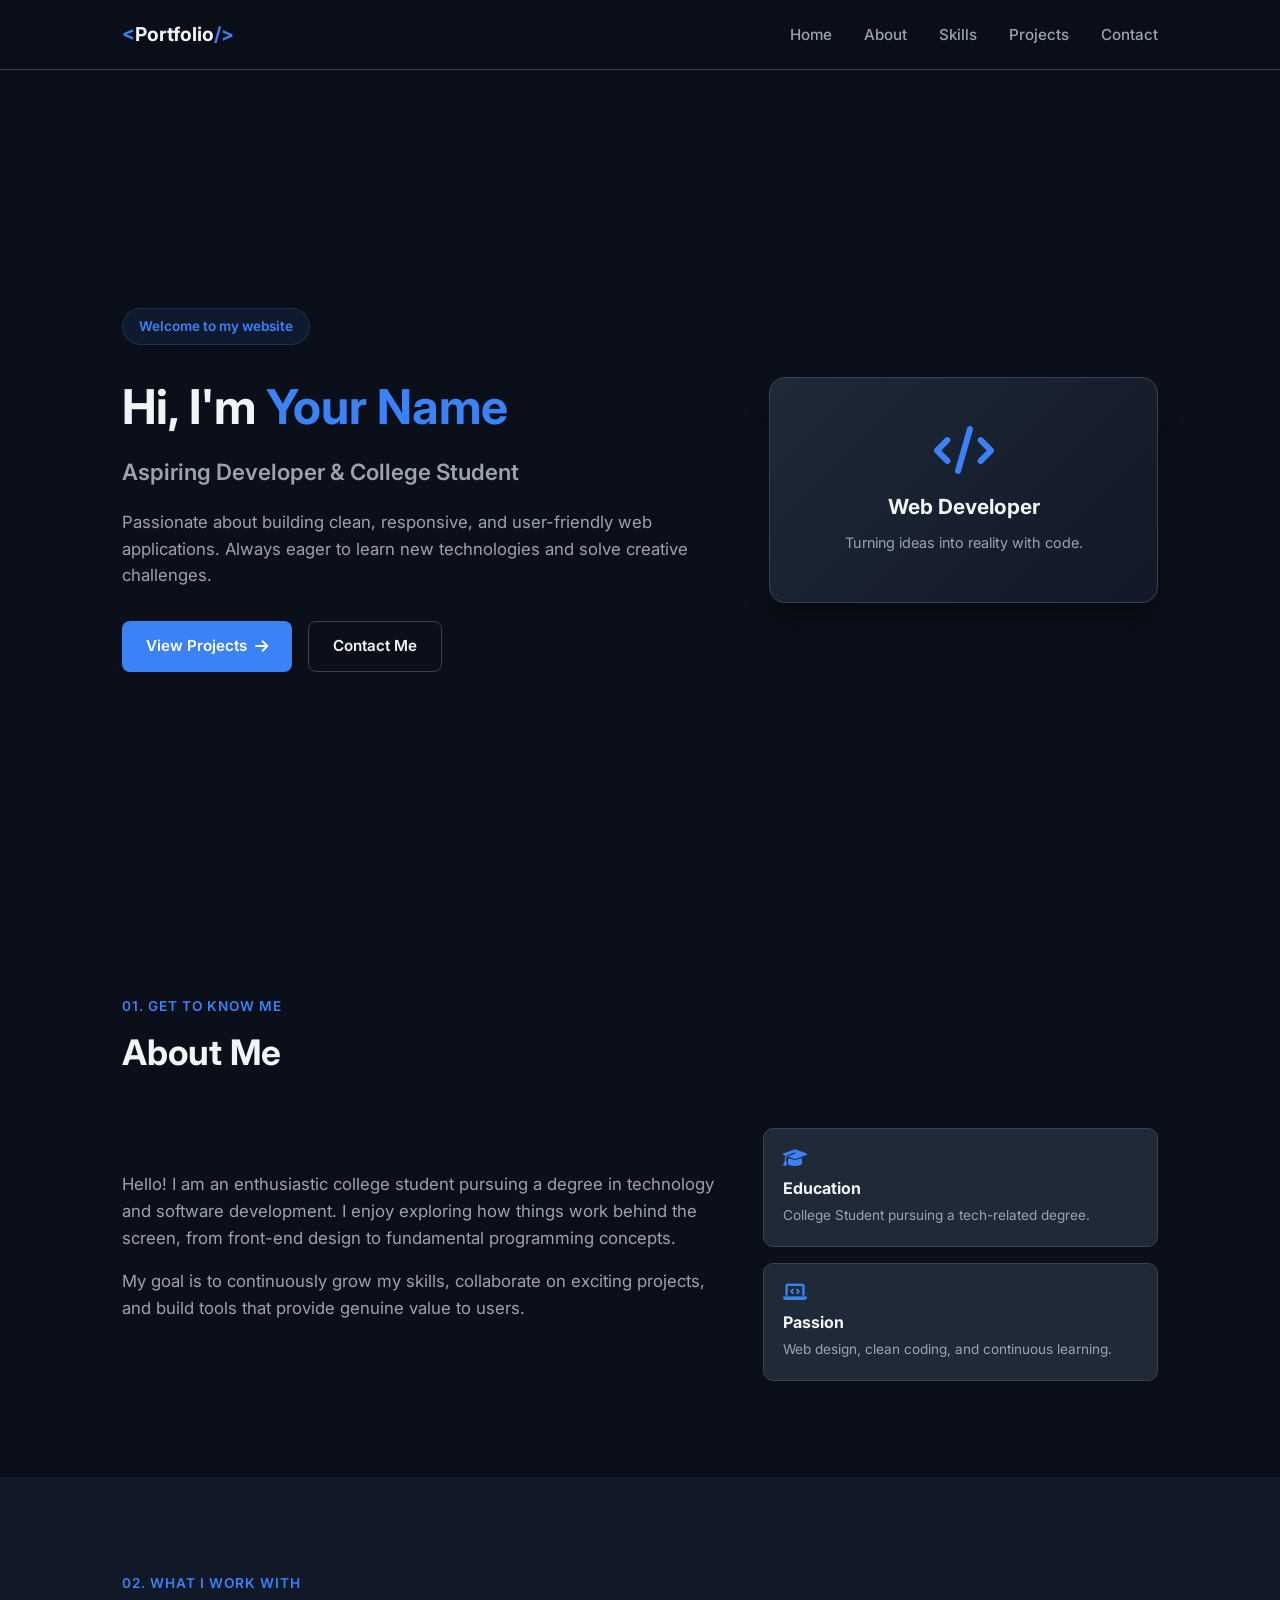
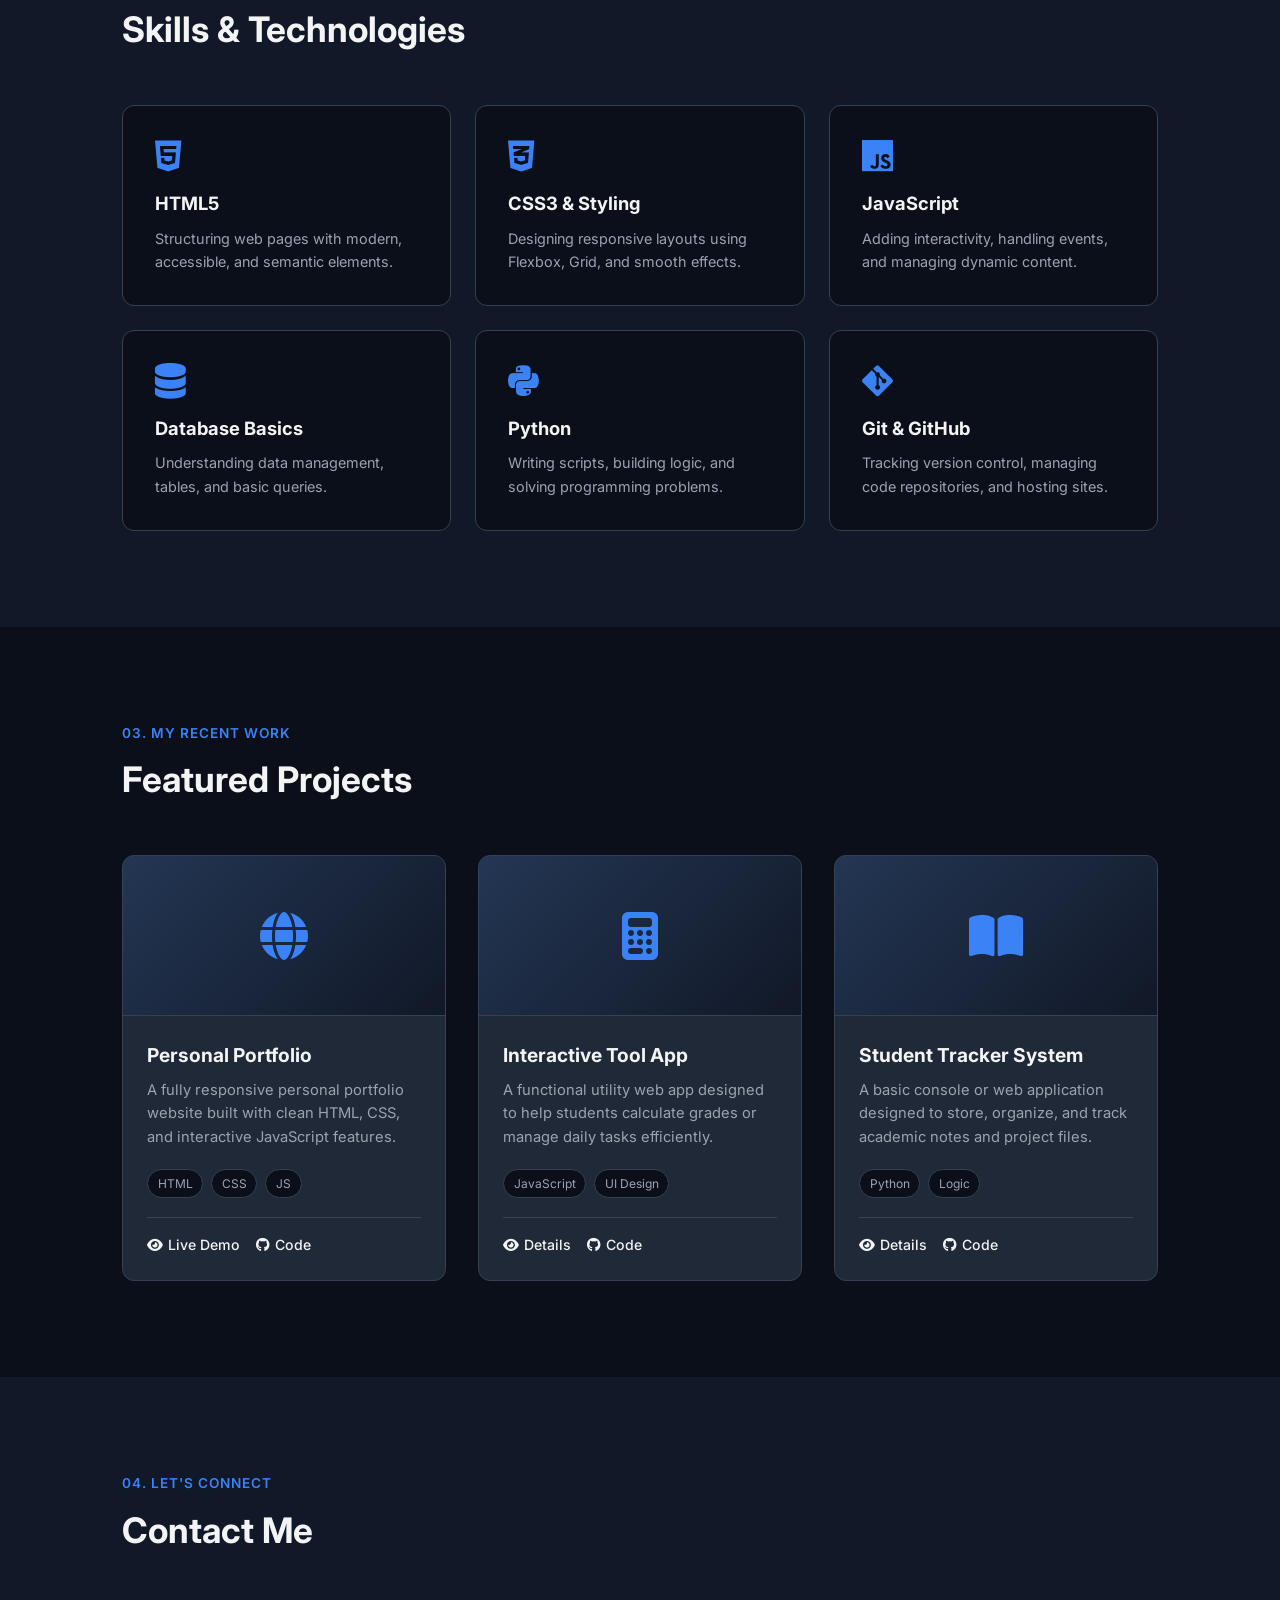
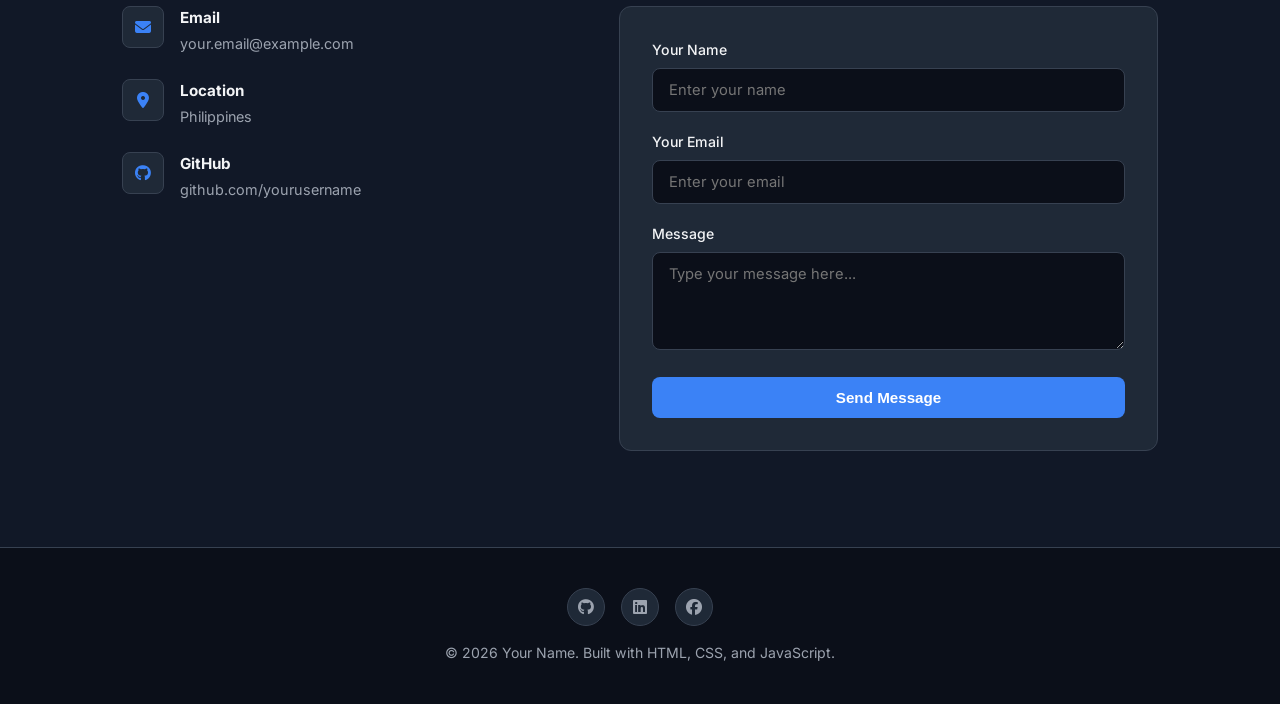
<file: index.html>
<!DOCTYPE html>
<html lang="en">
<head>
    <meta charset="UTF-8">
    <meta name="viewport" content="width=device-width, initial-scale=1.0">
    <title>My Portfolio | College Student</title>
    
    <!-- Google Fonts: Inter -->
    <link rel="preconnect" href="https://fonts.googleapis.com">
    <link rel="preconnect" href="https://fonts.gstatic.com" crossorigin>
    <link href="https://fonts.googleapis.com/css2?family=Inter:wght@300;400;500;600;700&display=swap" rel="stylesheet">
    
    <!-- FontAwesome Icons for clean UI -->
    <link rel="stylesheet" href="https://cdnjs.cloudflare.com/ajax/libs/font-awesome/6.4.0/css/all.min.css">
    
    <!-- Custom Stylesheet -->
    <link rel="stylesheet" href="style.css">
</head>
<body>

    <!-- 1. NAVIGATION BAR -->
    <header class="navbar-header">
        <nav class="nav-container">
            <a href="#home" class="logo"><span>&lt;</span>Portfolio<span>/&gt;</span></a>
            
            <ul class="nav-links" id="navLinks">
                <li><a href="#home">Home</a></li>
                <li><a href="#about">About</a></li>
                <li><a href="#skills">Skills</a></li>
                <li><a href="#projects">Projects</a></li>
                <li><a href="#contact">Contact</a></li>
            </ul>

            <!-- Mobile Menu Toggle Button -->
            <button class="menu-toggle" id="menuToggle" aria-label="Toggle navigation">
                <i class="fa-solid fa-bars"></i>
            </button>
        </nav>
    </header>

    <!-- 2. HERO / HOME SECTION -->
    <section id="home" class="hero-section">
        <div class="hero-container">
            <div class="hero-text">
                <span class="hero-badge">Welcome to my website</span>
                <h1>Hi, I'm <span class="highlight">Your Name</span></h1>
                <h2>Aspiring Developer & College Student</h2>
                <p>
                    Passionate about building clean, responsive, and user-friendly web applications. Always eager to learn new technologies and solve creative challenges.
                </p>
                <div class="hero-buttons">
                    <a href="#projects" class="btn btn-primary">View Projects <i class="fa-solid fa-arrow-right"></i></a>
                    <a href="#contact" class="btn btn-outline">Contact Me</a>
                </div>
            </div>
            <div class="hero-image-box">
                <div class="hero-card-visual">
                    <i class="fa-solid fa-code"></i>
                    <h3>Web Developer</h3>
                    <p>Turning ideas into reality with code.</p>
                </div>
            </div>
        </div>
    </section>

    <!-- 3. ABOUT ME SECTION -->
    <section id="about" class="section reveal">
        <div class="container">
            <div class="section-title">
                <span>01. Get to know me</span>
                <h2>About Me</h2>
            </div>
            <div class="about-grid">
                <div class="about-content">
                    <p>
                        Hello! I am an enthusiastic college student pursuing a degree in technology and software development. I enjoy exploring how things work behind the screen, from front-end design to fundamental programming concepts.
                    </p>
                    <p>
                        My goal is to continuously grow my skills, collaborate on exciting projects, and build tools that provide genuine value to users.
                    </p>
                </div>
                <div class="about-highlights">
                    <div class="highlight-card">
                        <i class="fa-solid fa-graduation-cap"></i>
                        <h4>Education</h4>
                        <p>College Student pursuing a tech-related degree.</p>
                    </div>
                    <div class="highlight-card">
                        <i class="fa-solid fa-laptop-code"></i>
                        <h4>Passion</h4>
                        <p>Web design, clean coding, and continuous learning.</p>
                    </div>
                </div>
            </div>
        </div>
    </section>

    <!-- 4. SKILLS SECTION WITH SKILL CARDS -->
    <section id="skills" class="section bg-alt reveal">
        <div class="container">
            <div class="section-title">
                <span>02. What I work with</span>
                <h2>Skills & Technologies</h2>
            </div>
            <div class="skills-grid">
                <div class="skill-card">
                    <i class="fa-brands fa-html5 skill-icon"></i>
                    <h3>HTML5</h3>
                    <p>Structuring web pages with modern, accessible, and semantic elements.</p>
                </div>
                <div class="skill-card">
                    <i class="fa-brands fa-css3-alt skill-icon"></i>
                    <h3>CSS3 & Styling</h3>
                    <p>Designing responsive layouts using Flexbox, Grid, and smooth effects.</p>
                </div>
                <div class="skill-card">
                    <i class="fa-brands fa-js skill-icon"></i>
                    <h3>JavaScript</h3>
                    <p>Adding interactivity, handling events, and managing dynamic content.</p>
                </div>
                <div class="skill-card">
                    <i class="fa-solid fa-database skill-icon"></i>
                    <h3>Database Basics</h3>
                    <p>Understanding data management, tables, and basic queries.</p>
                </div>
                <div class="skill-card">
                    <i class="fa-brands fa-python skill-icon"></i>
                    <h3>Python</h3>
                    <p>Writing scripts, building logic, and solving programming problems.</p>
                </div>
                <div class="skill-card">
                    <i class="fa-brands fa-git-alt skill-icon"></i>
                    <h3>Git & GitHub</h3>
                    <p>Tracking version control, managing code repositories, and hosting sites.</p>
                </div>
            </div>
        </div>
    </section>

    <!-- 5. PROJECTS SECTION WITH PROJECT CARDS -->
    <section id="projects" class="section reveal">
        <div class="container">
            <div class="section-title">
                <span>03. My recent work</span>
                <h2>Featured Projects</h2>
            </div>
            <div class="projects-grid">
                <article class="project-card">
                    <div class="project-img-placeholder">
                        <i class="fa-solid fa-globe"></i>
                    </div>
                    <div class="project-info">
                        <h3>Personal Portfolio</h3>
                        <p>A fully responsive personal portfolio website built with clean HTML, CSS, and interactive JavaScript features.</p>
                        <div class="project-tags">
                            <span>HTML</span>
                            <span>CSS</span>
                            <span>JS</span>
                        </div>
                        <div class="project-links">
                            <a href="#home"><i class="fa-solid fa-eye"></i> Live Demo</a>
                            <a href="https://github.com" target="_blank"><i class="fa-brands fa-github"></i> Code</a>
                        </div>
                    </div>
                </article>

                <article class="project-card">
                    <div class="project-img-placeholder">
                        <i class="fa-solid fa-calculator"></i>
                    </div>
                    <div class="project-info">
                        <h3>Interactive Tool App</h3>
                        <p>A functional utility web app designed to help students calculate grades or manage daily tasks efficiently.</p>
                        <div class="project-tags">
                            <span>JavaScript</span>
                            <span>UI Design</span>
                        </div>
                        <div class="project-links">
                            <a href="#contact"><i class="fa-solid fa-eye"></i> Details</a>
                            <a href="https://github.com" target="_blank"><i class="fa-brands fa-github"></i> Code</a>
                        </div>
                    </div>
                </article>

                <article class="project-card">
                    <div class="project-img-placeholder">
                        <i class="fa-solid fa-book-open"></i>
                    </div>
                    <div class="project-info">
                        <h3>Student Tracker System</h3>
                        <p>A basic console or web application designed to store, organize, and track academic notes and project files.</p>
                        <div class="project-tags">
                            <span>Python</span>
                            <span>Logic</span>
                        </div>
                        <div class="project-links">
                            <a href="#contact"><i class="fa-solid fa-eye"></i> Details</a>
                            <a href="https://github.com" target="_blank"><i class="fa-brands fa-github"></i> Code</a>
                        </div>
                    </div>
                </article>
            </div>
        </div>
    </section>

    <!-- 6. CONTACT SECTION WITH A SIMPLE CONTACT FORM -->
    <section id="contact" class="section bg-alt reveal">
        <div class="container">
            <div class="section-title">
                <span>04. Let's connect</span>
                <h2>Contact Me</h2>
            </div>
            <div class="contact-grid">
                <div class="contact-details">
                    <div class="contact-method">
                        <i class="fa-solid fa-envelope"></i>
                        <div>
                            <h4>Email</h4>
                            <p>your.email@example.com</p>
                        </div>
                    </div>
                    <div class="contact-method">
                        <i class="fa-solid fa-location-dot"></i>
                        <div>
                            <h4>Location</h4>
                            <p>Philippines</p>
                        </div>
                    </div>
                    <div class="contact-method">
                        <i class="fa-brands fa-github"></i>
                        <div>
                            <h4>GitHub</h4>
                            <p>github.com/yourusername</p>
                        </div>
                    </div>
                </div>

                <div class="contact-form-box">
                    <form id="contactForm">
                        <div class="form-group">
                            <label for="name">Your Name</label>
                            <input type="text" id="name" required placeholder="Enter your name">
                        </div>
                        <div class="form-group">
                            <label for="email">Your Email</label>
                            <input type="email" id="email" required placeholder="Enter your email">
                        </div>
                        <div class="form-group">
                            <label for="message">Message</label>
                            <textarea id="message" rows="4" required placeholder="Type your message here..."></textarea>
                        </div>
                        <button type="submit" class="btn btn-primary btn-full">Send Message</button>
                    </form>
                    <div id="formSuccess" class="success-msg hidden">
                        <i class="fa-solid fa-check-circle"></i> Message sent successfully! Thank you.
                    </div>
                </div>
            </div>
        </div>
    </section>

    <!-- 7. FOOTER -->
    <footer class="footer">
        <div class="container footer-container">
            <div class="footer-socials">
                <a href="https://github.com" target="_blank" aria-label="GitHub"><i class="fa-brands fa-github"></i></a>
                <a href="https://linkedin.com" target="_blank" aria-label="LinkedIn"><i class="fa-brands fa-linkedin"></i></a>
                <a href="https://facebook.com" target="_blank" aria-label="Facebook"><i class="fa-brands fa-facebook"></i></a>
            </div>
            <p>&copy; <span id="year"></span> Your Name. Built with HTML, CSS, and JavaScript.</p>
        </div>
    </footer>

    <!-- Custom JavaScript -->
    <script src="script.js"></script>
</body>
</html>
</file>
<file: style.css>
/* --- CSS VARIABLES (Blue, White, Dark Theme) --- */
:root {
    --bg-main: #0b0f19;
    --bg-secondary: #111827;
    --card-bg: #1f2937;
    --accent-blue: #3b82f6;
    --accent-hover: #2563eb;
    --text-color: #f3f4f6;
    --text-muted: #9ca3af;
    --border-color: #374151;
    --transition: all 0.3s ease;
}

/* --- GLOBAL STYLES --- */
* {
    margin: 0;
    padding: 0;
    box-sizing: border-box;
}

html {
    scroll-behavior: smooth;
    font-family: 'Inter', sans-serif;
    background-color: var(--bg-main);
    color: var(--text-color);
}

body {
    line-height: 1.6;
    overflow-x: hidden;
}

a {
    text-decoration: none;
    color: inherit;
}

ul {
    list-style: none;
}

.container {
    max-width: 1100px;
    margin: 0 auto;
    padding: 0 2rem;
}

.section {
    padding: 6rem 0;
}

.bg-alt {
    background-color: var(--bg-secondary);
}

/* --- 1. NAVIGATION BAR --- */
.navbar-header {
    position: fixed;
    top: 0;
    left: 0;
    width: 100%;
    background-color: rgba(11, 15, 25, 0.9);
    backdrop-filter: blur(10px);
    z-index: 1000;
    border-bottom: 1px solid var(--border-color);
}

.nav-container {
    max-width: 1100px;
    margin: 0 auto;
    padding: 1.2rem 2rem;
    display: flex;
    justify-content: space-between;
    align-items: center;
}

.logo {
    font-size: 1.2rem;
    font-weight: 700;
}

.logo span {
    color: var(--accent-blue);
}

.nav-links {
    display: flex;
    gap: 2rem;
}

.nav-links a {
    font-size: 0.95rem;
    font-weight: 500;
    color: var(--text-muted);
    transition: var(--transition);
}

.nav-links a:hover {
    color: var(--accent-blue);
}

.menu-toggle {
    display: none;
    background: none;
    border: none;
    color: var(--text-color);
    font-size: 1.5rem;
    cursor: pointer;
}

/* --- 2. HERO / HOME SECTION --- */
.hero-section {
    min-height: 100vh;
    display: flex;
    align-items: center;
    padding-top: 5rem;
}

.hero-container {
    max-width: 1100px;
    margin: 0 auto;
    padding: 0 2rem;
    display: grid;
    grid-template-columns: 1.2fr 0.8fr;
    gap: 4rem;
    align-items: center;
}

.hero-badge {
    display: inline-block;
    background: rgba(59, 130, 246, 0.1);
    color: var(--accent-blue);
    padding: 0.4rem 1rem;
    border-radius: 50px;
    font-size: 0.85rem;
    font-weight: 600;
    margin-bottom: 1.5rem;
    border: 1px solid rgba(59, 130, 246, 0.2);
}

.hero-text h1 {
    font-size: 3rem;
    font-weight: 700;
    margin-bottom: 0.5rem;
}

.hero-text .highlight {
    color: var(--accent-blue);
}

.hero-text h2 {
    font-size: 1.4rem;
    font-weight: 600;
    color: var(--text-muted);
    margin-bottom: 1.2rem;
}

.hero-text p {
    color: var(--text-muted);
    font-size: 1.05rem;
    margin-bottom: 2rem;
}

.hero-buttons {
    display: flex;
    gap: 1rem;
}

/* Visual Card in Hero */
.hero-card-visual {
    background: linear-gradient(135deg, var(--card-bg), var(--bg-secondary));
    border: 1px solid var(--border-color);
    padding: 3rem 2rem;
    border-radius: 16px;
    text-align: center;
    box-shadow: 0 20px 25px -5px rgba(0, 0, 0, 0.3);
    transition: var(--transition);
}

.hero-card-visual:hover {
    transform: translateY(-5px);
    border-color: var(--accent-blue);
}

.hero-card-visual i {
    font-size: 3rem;
    color: var(--accent-blue);
    margin-bottom: 1rem;
}

.hero-card-visual h3 {
    font-size: 1.3rem;
    margin-bottom: 0.5rem;
}

.hero-card-visual p {
    color: var(--text-muted);
    font-size: 0.9rem;
}

/* COMMON BUTTONS */
.btn {
    display: inline-flex;
    align-items: center;
    gap: 0.5rem;
    padding: 0.75rem 1.5rem;
    border-radius: 8px;
    font-weight: 600;
    font-size: 0.95rem;
    cursor: pointer;
    transition: var(--transition);
    border: none;
}

.btn-primary {
    background-color: var(--accent-blue);
    color: white;
}

.btn-primary:hover {
    background-color: var(--accent-hover);
    transform: translateY(-2px);
}

.btn-outline {
    background-color: transparent;
    color: var(--text-color);
    border: 1px solid var(--border-color);
}

.btn-outline:hover {
    border-color: var(--accent-blue);
    color: var(--accent-blue);
    transform: translateY(-2px);
}

.btn-full {
    width: 100%;
    justify-content: center;
}

/* --- SECTION HEADINGS --- */
.section-title {
    margin-bottom: 3rem;
}

.section-title span {
    font-size: 0.85rem;
    font-weight: 600;
    color: var(--accent-blue);
    text-transform: uppercase;
    letter-spacing: 1px;
    display: block;
    margin-bottom: 0.4rem;
}

.section-title h2 {
    font-size: 2.2rem;
    font-weight: 700;
}

/* --- 3. ABOUT SECTION --- */
.about-grid {
    display: grid;
    grid-template-columns: 1.2fr 0.8fr;
    gap: 3rem;
    align-items: center;
}

.about-content p {
    color: var(--text-muted);
    font-size: 1.05rem;
    margin-bottom: 1rem;
}

.about-highlights {
    display: flex;
    flex-direction: column;
    gap: 1rem;
}

.highlight-card {
    background-color: var(--card-bg);
    border: 1px solid var(--border-color);
    padding: 1.2rem;
    border-radius: 10px;
    display: flex;
    flex-direction: column;
    gap: 0.2rem;
    transition: var(--transition);
}

.highlight-card:hover {
    border-color: var(--accent-blue);
    transform: translateX(5px);
}

.highlight-card i {
    color: var(--accent-blue);
    font-size: 1.2rem;
    margin-bottom: 0.3rem;
}

.highlight-card h4 {
    font-size: 1rem;
}

.highlight-card p {
    font-size: 0.85rem;
    color: var(--text-muted);
}

/* --- 4. SKILLS SECTION --- */
.skills-grid {
    display: grid;
    grid-template-columns: repeat(auto-fit, minmax(280px, 1fr));
    gap: 1.5rem;
}

.skill-card {
    background-color: var(--bg-main);
    border: 1px solid var(--border-color);
    padding: 2rem;
    border-radius: 12px;
    transition: var(--transition);
}

.skill-card:hover {
    border-color: var(--accent-blue);
    transform: translateY(-5px);
    box-shadow: 0 10px 20px rgba(59, 130, 246, 0.1);
}

.skill-icon {
    font-size: 2.2rem;
    color: var(--accent-blue);
    margin-bottom: 1rem;
}

.skill-card h3 {
    font-size: 1.15rem;
    margin-bottom: 0.5rem;
}

.skill-card p {
    color: var(--text-muted);
    font-size: 0.9rem;
}

/* --- 5. PROJECTS SECTION --- */
.projects-grid {
    display: grid;
    grid-template-columns: repeat(auto-fit, minmax(300px, 1fr));
    gap: 2rem;
}

.project-card {
    background-color: var(--card-bg);
    border: 1px solid var(--border-color);
    border-radius: 12px;
    overflow: hidden;
    display: flex;
    flex-direction: column;
    transition: var(--transition);
}

.project-card:hover {
    border-color: var(--accent-blue);
    transform: translateY(-5px);
    box-shadow: 0 15px 25px rgba(0, 0, 0, 0.3);
}

.project-img-placeholder {
    height: 160px;
    background: linear-gradient(135deg, rgba(59, 130, 246, 0.15), var(--bg-secondary));
    display: flex;
    align-items: center;
    justify-content: center;
    font-size: 3rem;
    color: var(--accent-blue);
    border-bottom: 1px solid var(--border-color);
}

.project-info {
    padding: 1.5rem;
    display: flex;
    flex-direction: column;
    flex-grow: 1;
}

.project-info h3 {
    font-size: 1.2rem;
    margin-bottom: 0.5rem;
}

.project-info p {
    color: var(--text-muted);
    font-size: 0.92rem;
    margin-bottom: 1.2rem;
    flex-grow: 1;
}

.project-tags {
    display: flex;
    gap: 0.5rem;
    margin-bottom: 1.2rem;
    flex-wrap: wrap;
}

.project-tags span {
    font-size: 0.75rem;
    background-color: var(--bg-main);
    color: var(--text-muted);
    padding: 0.25rem 0.6rem;
    border-radius: 20px;
    border: 1px solid var(--border-color);
}

.project-links {
    display: flex;
    gap: 1rem;
    border-top: 1px solid var(--border-color);
    padding-top: 1rem;
}

.project-links a {
    font-size: 0.88rem;
    font-weight: 500;
    color: var(--text-color);
    display: flex;
    align-items: center;
    gap: 0.3rem;
    transition: var(--transition);
}

.project-links a:hover {
    color: var(--accent-blue);
}

/* --- 6. CONTACT SECTION --- */
.contact-grid {
    display: grid;
    grid-template-columns: 1fr 1.2fr;
    gap: 3rem;
}

.contact-details {
    display: flex;
    flex-direction: column;
    gap: 1.5rem;
}

.contact-method {
    display: flex;
    align-items: flex-start;
    gap: 1rem;
}

.contact-method i {
    width: 42px;
    height: 42px;
    background-color: var(--card-bg);
    border: 1px solid var(--border-color);
    border-radius: 8px;
    display: flex;
    align-items: center;
    justify-content: center;
    color: var(--accent-blue);
    font-size: 1rem;
    flex-shrink: 0;
}

.contact-method h4 {
    font-size: 0.95rem;
    margin-bottom: 0.1rem;
}

.contact-method p {
    color: var(--text-muted);
    font-size: 0.9rem;
}

.contact-form-box {
    background-color: var(--card-bg);
    border: 1px solid var(--border-color);
    padding: 2rem;
    border-radius: 12px;
}

.form-group {
    margin-bottom: 1.2rem;
}

.form-group label {
    display: block;
    font-size: 0.88rem;
    font-weight: 500;
    margin-bottom: 0.4rem;
}

.form-group input,
.form-group textarea {
    width: 100%;
    padding: 0.75rem 1rem;
    background-color: var(--bg-main);
    border: 1px solid var(--border-color);
    border-radius: 8px;
    color: var(--text-color);
    font-family: inherit;
    font-size: 0.92rem;
    transition: var(--transition);
}

.form-group input:focus,
.form-group textarea:focus {
    outline: none;
    border-color: var(--accent-blue);
    box-shadow: 0 0 0 3px rgba(59, 130, 246, 0.15);
}

.success-msg {
    background-color: rgba(16, 185, 129, 0.1);
    border: 1px solid #10b981;
    color: #34d399;
    padding: 1rem;
    border-radius: 8px;
    text-align: center;
    font-size: 0.9rem;
    display: flex;
    align-items: center;
    justify-content: center;
    gap: 0.5rem;
    margin-top: 1rem;
}

.hidden {
    display: none;
}

/* --- 7. FOOTER --- */
.footer {
    background-color: var(--bg-main);
    border-top: 1px solid var(--border-color);
    padding: 2.5rem 0;
    text-align: center;
}

.footer-container {
    display: flex;
    flex-direction: column;
    align-items: center;
    gap: 1rem;
}

.footer-socials {
    display: flex;
    gap: 1rem;
}

.footer-socials a {
    width: 38px;
    height: 38px;
    background-color: var(--card-bg);
    border: 1px solid var(--border-color);
    border-radius: 50%;
    display: flex;
    align-items: center;
    justify-content: center;
    color: var(--text-muted);
    transition: var(--transition);
}

.footer-socials a:hover {
    background-color: var(--accent-blue);
    color: white;
    border-color: var(--accent-blue);
    transform: translateY(-3px);
}

.footer p {
    color: var(--text-muted);
    font-size: 0.88rem;
}

/* --- SCROLL ANIMATIONS --- */
.reveal {
    opacity: 0;
    transform: translateY(30px);
    transition: opacity 0.8s ease, transform 0.8s ease;
}

.reveal.active {
    opacity: 1;
    transform: translateY(0);
}

/* --- RESPONSIVE MEDIA QUERIES --- */
@media (max-width: 900px) {
    .hero-container,
    .about-grid,
    .contact-grid {
        grid-template-columns: 1fr;
        gap: 3rem;
    }

    .hero-section {
        padding-top: 7rem;
        text-align: center;
    }

    .hero-badge {
        margin: 0 auto 1.5rem auto;
    }

    .hero-buttons {
        justify-content: center;
    }

    .menu-toggle {
        display: block;
    }

    .nav-links {
        position: absolute;
        top: 100%;
        left: 0;
        width: 100%;
        background-color: var(--bg-secondary);
        flex-direction: column;
        align-items: center;
        padding: 2rem 0;
        border-bottom: 1px solid var(--border-color);
        gap: 1.5rem;
        transform: translateY(-150%);
        opacity: 0;
        transition: transform 0.3s ease, opacity 0.3s ease;
        pointer-events: none;
    }

    .nav-links.nav-active {
        transform: translateY(0);
        opacity: 1;
        pointer-events: auto;
    }
}

@media (max-width: 480px) {
    .hero-text h1 {
        font-size: 2.2rem;
    }
    .section-title h2 {
        font-size: 1.8rem;
    }
}
</file>
